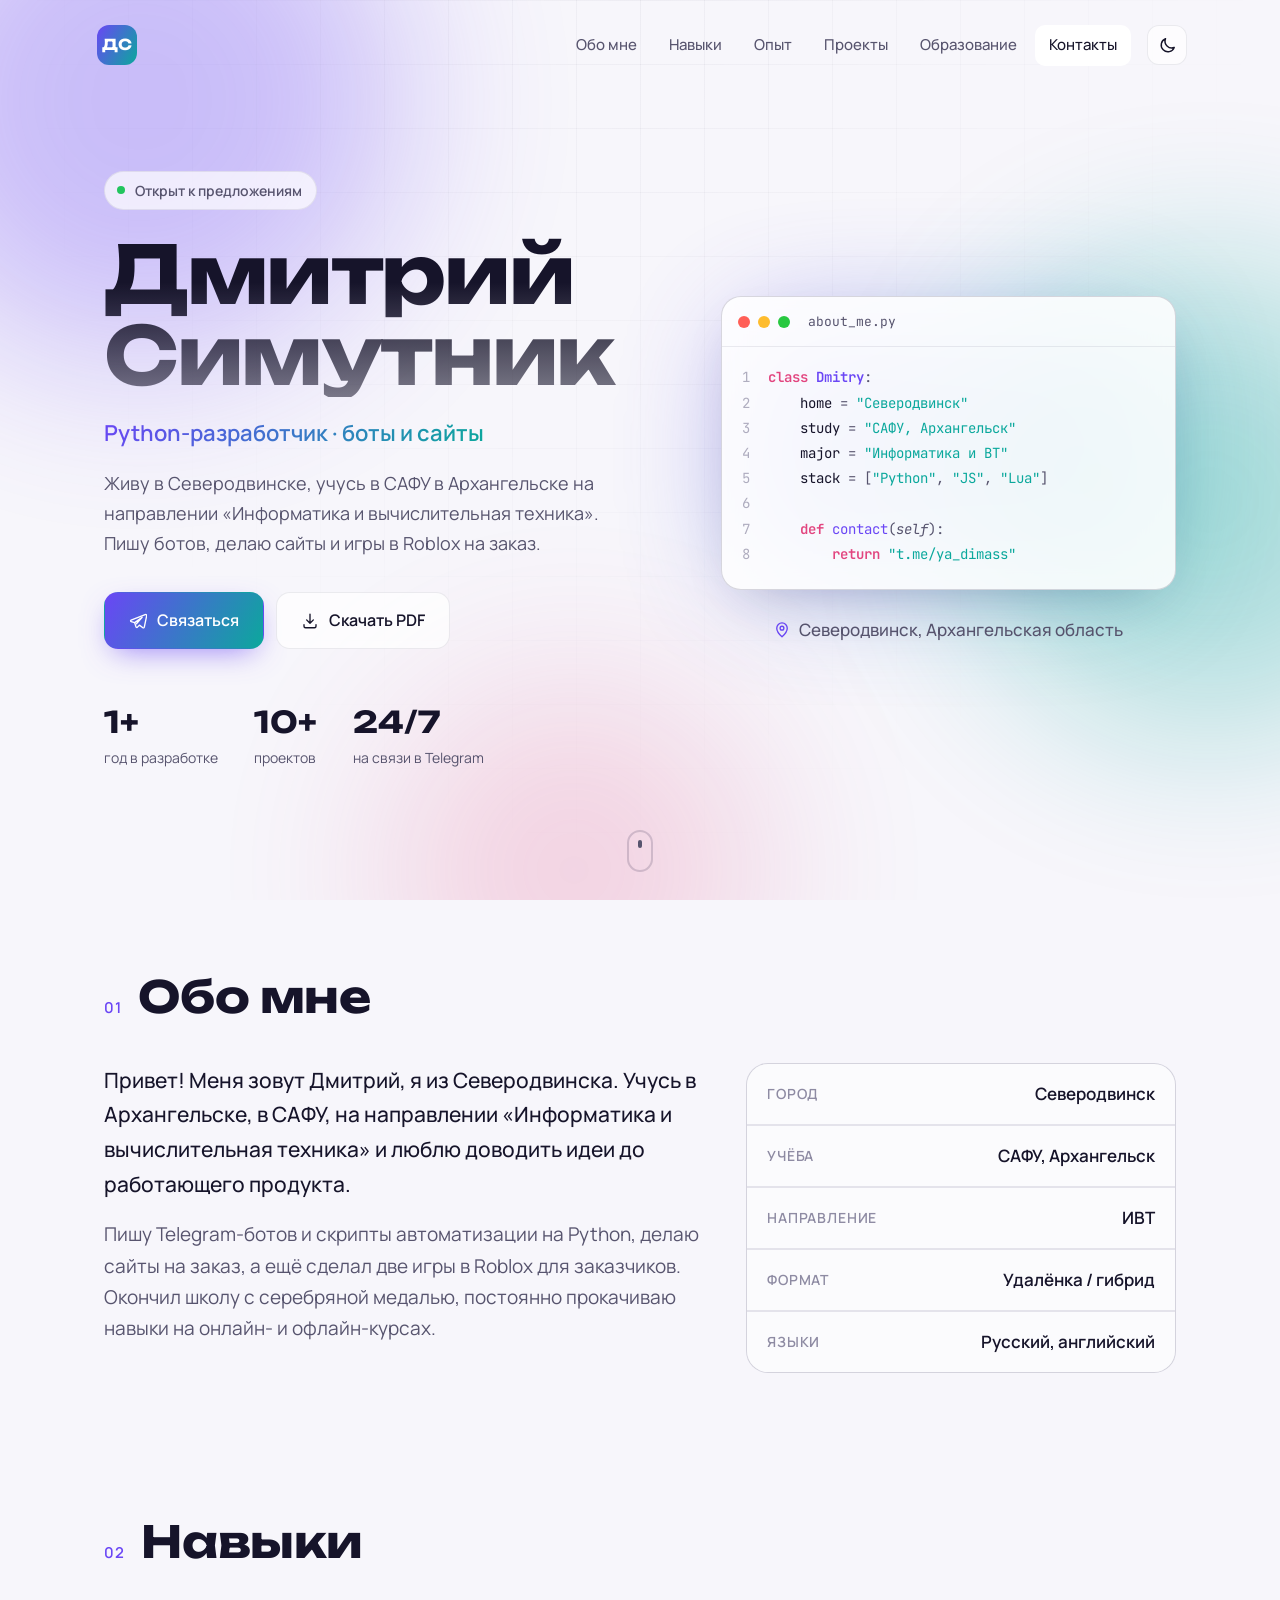
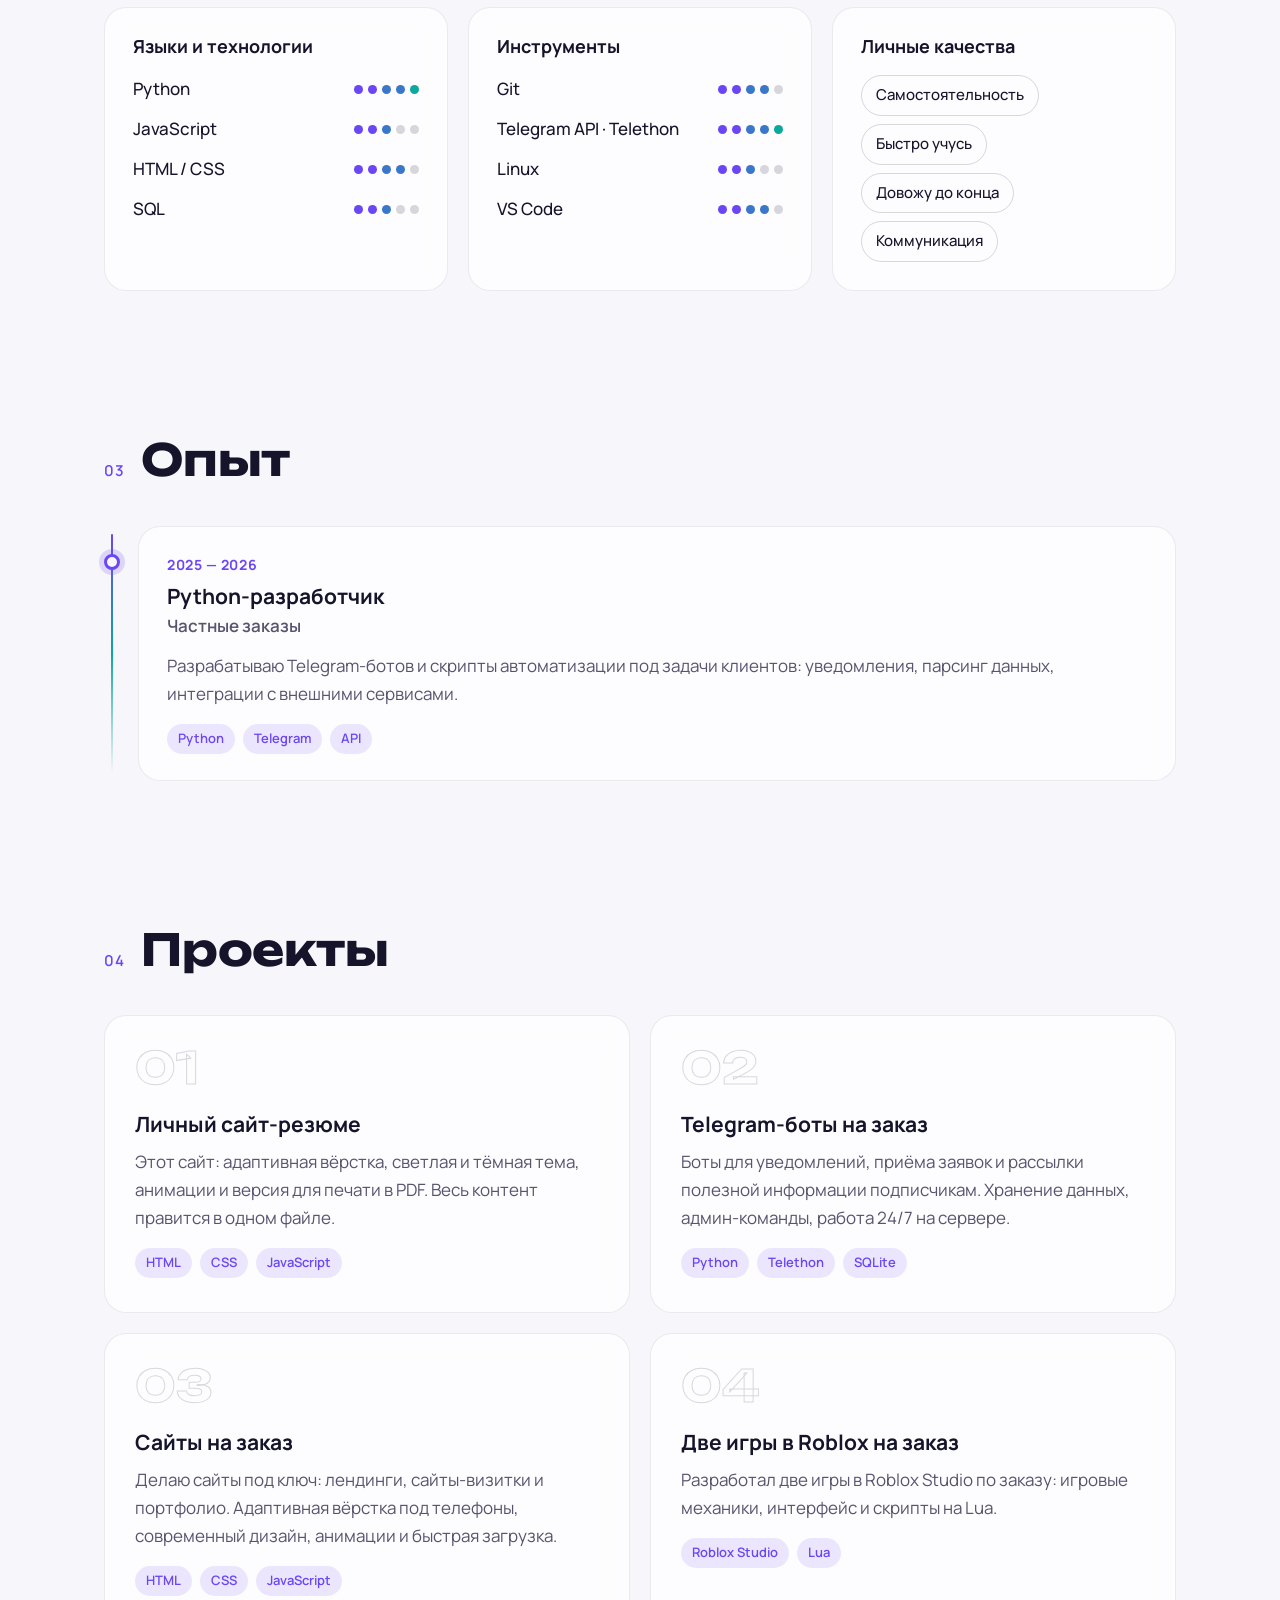
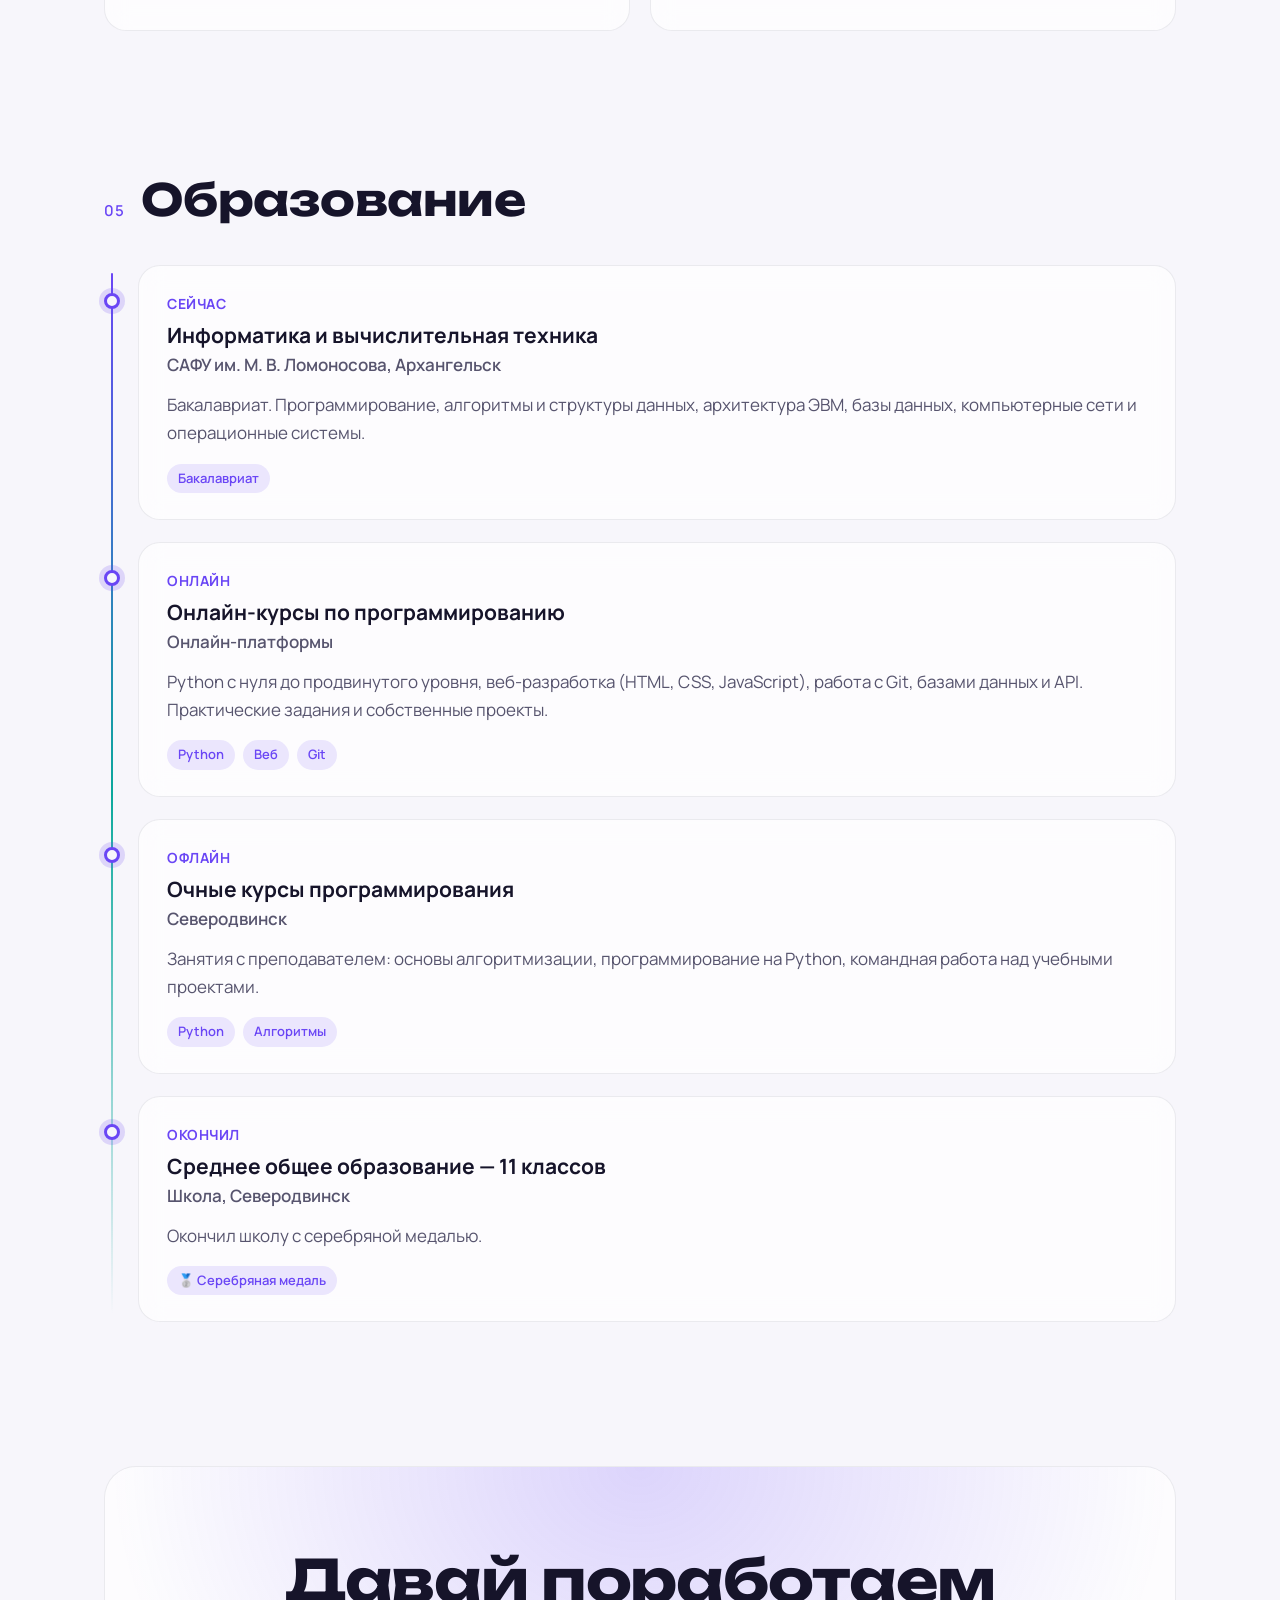
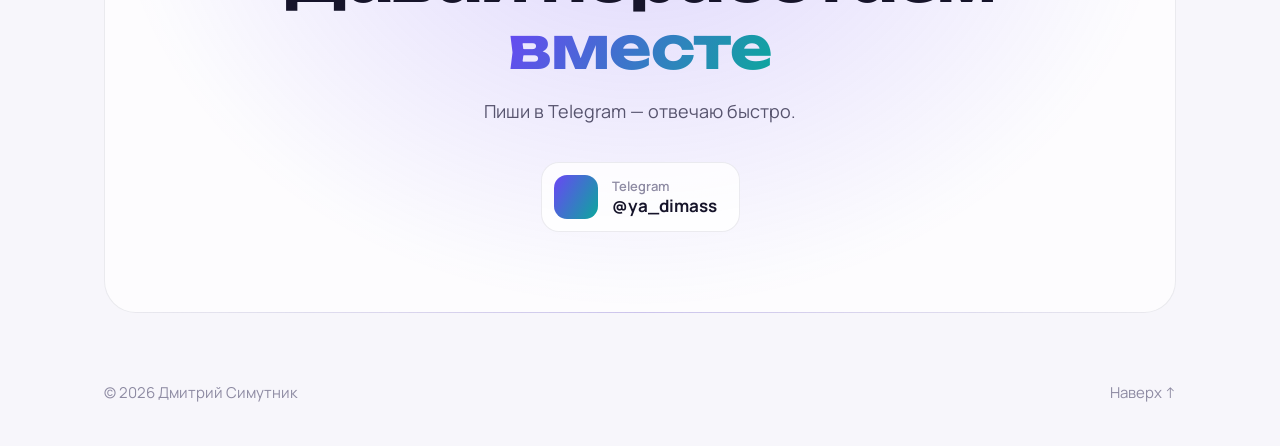
<file: index.html>
<!doctype html>
<html lang="ru">
<head>
  <meta charset="utf-8">
  <meta name="viewport" content="width=device-width, initial-scale=1">
  <title>Резюме</title>
  <meta name="description" content="Личный сайт-резюме">
  <meta name="theme-color" content="#0b0b12">
  <link rel="icon" href="data:image/svg+xml,<svg xmlns='http://www.w3.org/2000/svg' viewBox='0 0 64 64'><defs><linearGradient id='g' x1='0' y1='0' x2='1' y2='1'><stop offset='0' stop-color='%237c5cff'/><stop offset='1' stop-color='%2300d4c8'/></linearGradient></defs><rect width='64' height='64' rx='18' fill='url(%23g)'/></svg>">
  <link rel="preconnect" href="https://fonts.googleapis.com">
  <link rel="preconnect" href="https://fonts.gstatic.com" crossorigin>
  <link href="https://fonts.googleapis.com/css2?family=JetBrains+Mono:wght@400;600&family=Manrope:wght@400;500;600;700&family=Unbounded:wght@500;700&display=swap" rel="stylesheet">
  <link rel="stylesheet" href="styles.css">
  <script>
    // Тема применяется до отрисовки, чтобы не было мигания
    try {
      var t = localStorage.getItem("theme");
      if (t) document.documentElement.setAttribute("data-theme", t);
    } catch (e) {}
  </script>
</head>
<body>
  <div class="bg" aria-hidden="true">
    <span class="blob blob-1"></span>
    <span class="blob blob-2"></span>
    <span class="blob blob-3"></span>
    <span class="grid"></span>
  </div>
  <div class="cursor-glow" aria-hidden="true"></div>
  <div class="progress" aria-hidden="true"></div>

  <header class="nav">
    <div class="nav-inner">
      <a href="#top" class="logo" id="logo"></a>
      <nav class="nav-links" id="navLinks">
        <a href="#about">Обо мне</a>
        <a href="#skills">Навыки</a>
        <a href="#experience">Опыт</a>
        <a href="#projects">Проекты</a>
        <a href="#education">Образование</a>
        <a href="#contacts">Контакты</a>
      </nav>
      <div class="nav-actions">
        <button class="icon-btn" id="themeBtn" type="button" aria-label="Сменить тему">
          <svg class="i-sun" viewBox="0 0 24 24"><circle cx="12" cy="12" r="4.5"/><path d="M12 2v2.5M12 19.5V22M4.2 4.2l1.8 1.8M18 18l1.8 1.8M2 12h2.5M19.5 12H22M4.2 19.8 6 18M18 6l1.8-1.8"/></svg>
          <svg class="i-moon" viewBox="0 0 24 24"><path d="M20.5 14.5A8.5 8.5 0 0 1 9.5 3.5a8.5 8.5 0 1 0 11 11Z"/></svg>
        </button>
        <button class="icon-btn burger" id="burger" type="button" aria-label="Меню" aria-expanded="false">
          <span></span><span></span>
        </button>
      </div>
    </div>
  </header>

  <main id="top">
    <!-- Первый экран -->
    <section class="hero">
      <div class="hero-text">
        <p class="status reveal" id="status"><span class="dot"></span><span></span></p>
        <h1 class="hero-name reveal" id="heroName"></h1>
        <p class="hero-role reveal" id="heroRole"></p>
        <p class="hero-tagline reveal" id="heroTagline"></p>
        <div class="hero-cta reveal">
          <a href="#contacts" class="btn btn-primary" id="contactBtn">
            <svg viewBox="0 0 24 24"><path d="M21.5 3.5 2.8 10.7c-1 .4-1 1.8.1 2.1l4.6 1.4 1.8 5.6c.3.9 1.4 1.1 2 .4l2.6-2.7 4.6 3.4c.7.5 1.7.1 1.9-.7l3.2-15.2c.2-1-.8-1.9-1.8-1.5Z"/><path d="m7.5 14.2 10-7.2-7.6 8.6"/></svg>
            Связаться
          </a>
          <button class="btn btn-ghost" id="printBtn" type="button">
            <svg viewBox="0 0 24 24"><path d="M12 3v12m0 0 4.5-4.5M12 15l-4.5-4.5M4 17v2a2 2 0 0 0 2 2h12a2 2 0 0 0 2-2v-2"/></svg>
            Скачать PDF
          </button>
        </div>
        <ul class="stats reveal" id="stats"></ul>
      </div>
      <div class="hero-visual reveal">
        <div class="code-card" id="codeCard">
          <div class="code-head">
            <span class="tl tl-r"></span><span class="tl tl-y"></span><span class="tl tl-g"></span>
            <span class="code-file" id="codeFile"></span>
          </div>
          <pre class="code-body" id="codeBody" aria-hidden="true"></pre>
        </div>
        <p class="hero-location" id="heroLocation">
          <svg viewBox="0 0 24 24"><path d="M12 21s-7-6.2-7-11.5a7 7 0 1 1 14 0C19 14.8 12 21 12 21Z"/><circle cx="12" cy="9.5" r="2.5"/></svg>
          <span></span>
        </p>
      </div>
      <a href="#about" class="scroll-hint" aria-label="Листать вниз"><span></span></a>
    </section>

    <section id="about" class="section">
      <h2 class="section-title reveal"><span class="num">01</span>Обо мне</h2>
      <div class="about">
        <div class="about-text reveal" id="aboutText"></div>
        <dl class="facts reveal" id="facts"></dl>
      </div>
    </section>

    <section id="skills" class="section">
      <h2 class="section-title reveal"><span class="num">02</span>Навыки</h2>
      <div class="skills" id="skills-list"></div>
    </section>

    <section id="experience" class="section">
      <h2 class="section-title reveal"><span class="num">03</span>Опыт</h2>
      <ol class="timeline" id="experience-list"></ol>
    </section>

    <section id="projects" class="section">
      <h2 class="section-title reveal"><span class="num">04</span>Проекты</h2>
      <div class="projects" id="projects-list"></div>
    </section>

    <section id="education" class="section">
      <h2 class="section-title reveal"><span class="num">05</span>Образование</h2>
      <ol class="timeline" id="education-list"></ol>
    </section>

    <section id="contacts" class="section contacts-section">
      <div class="contact-card reveal">
        <h2 class="contact-title">Давай поработаем<br><span class="grad">вместе</span></h2>
        <p class="contact-sub">Пиши в Telegram — отвечаю быстро.</p>
        <div class="contacts" id="contacts-list"></div>
      </div>
    </section>
  </main>

  <footer class="footer">
    <p>© <span id="year"></span> <span id="footerName"></span></p>
    <a href="#top" class="to-top">Наверх ↑</a>
  </footer>

  <script src="data.js"></script>
  <script src="main.js"></script>
</body>
</html>
</file>
<file: styles.css>
/* ================= Цвета и темы ================= */
:root {
  --bg: #0b0b12;
  --bg-2: #12121c;
  --surface: rgba(255, 255, 255, 0.04);
  --surface-hover: rgba(255, 255, 255, 0.07);
  --border: rgba(255, 255, 255, 0.09);
  --border-strong: rgba(255, 255, 255, 0.18);
  --text: #f2f1f7;
  --muted: #a3a1b5;
  --faint: #6f6d82;
  --accent: #8b6cff;
  --accent-2: #19d3c5;
  --accent-3: #ff6ba8;
  --on-accent: #ffffff;
  --grad: linear-gradient(120deg, var(--accent) 0%, var(--accent-2) 100%);
  --shadow: 0 20px 60px -20px rgba(0, 0, 0, 0.6);
  --blob-opacity: 0.55;
  --grid-color: rgba(255, 255, 255, 0.035);
  color-scheme: dark;
}

@media (prefers-color-scheme: light) {
  :root:not([data-theme="dark"]) {
    --bg: #f7f6fb;
    --bg-2: #ffffff;
    --surface: rgba(255, 255, 255, 0.7);
    --surface-hover: rgba(255, 255, 255, 0.95);
    --border: rgba(20, 16, 50, 0.08);
    --border-strong: rgba(20, 16, 50, 0.16);
    --text: #16142a;
    --muted: #57546e;
    --faint: #8e8ba3;
    --accent: #6a46f5;
    --accent-2: #0ba89c;
    --accent-3: #e2457f;
    --shadow: 0 20px 50px -24px rgba(40, 30, 90, 0.25);
    --blob-opacity: 0.32;
    --grid-color: rgba(20, 16, 50, 0.04);
    color-scheme: light;
  }
}

:root[data-theme="light"] {
  --bg: #f7f6fb;
  --bg-2: #ffffff;
  --surface: rgba(255, 255, 255, 0.7);
  --surface-hover: rgba(255, 255, 255, 0.95);
  --border: rgba(20, 16, 50, 0.08);
  --border-strong: rgba(20, 16, 50, 0.16);
  --text: #16142a;
  --muted: #57546e;
  --faint: #8e8ba3;
  --accent: #6a46f5;
  --accent-2: #0ba89c;
  --accent-3: #e2457f;
  --shadow: 0 20px 50px -24px rgba(40, 30, 90, 0.25);
  --blob-opacity: 0.32;
  --grid-color: rgba(20, 16, 50, 0.04);
  color-scheme: light;
}

/* ================= База ================= */
*, *::before, *::after { box-sizing: border-box; }
html { overflow-x: clip; scroll-behavior: smooth; scroll-padding-top: 84px; -webkit-text-size-adjust: 100%; }
body {
  margin: 0;
  background: var(--bg);
  color: var(--text);
  font-family: "Manrope", system-ui, -apple-system, "Segoe UI", sans-serif;
  font-size: 17px;
  line-height: 1.65;
  overflow-x: hidden;
  -webkit-font-smoothing: antialiased;
  transition: background-color 0.4s, color 0.4s;
}
h1, h2, h3 { margin: 0; line-height: 1.15; font-weight: 700; }
p { margin: 0; }
a { color: inherit; text-decoration: none; }
ul, ol { list-style: none; margin: 0; padding: 0; }
svg { width: 1em; height: 1em; fill: none; stroke: currentColor; stroke-width: 1.8; stroke-linecap: round; stroke-linejoin: round; flex-shrink: 0; }
::selection { background: var(--accent); color: var(--on-accent); }
[hidden] { display: none !important; }
:focus-visible { outline: 2px solid var(--accent); outline-offset: 3px; border-radius: 8px; }

.grad { background: var(--grad); -webkit-background-clip: text; background-clip: text; color: transparent; }

/* ================= Фон ================= */
.bg { position: fixed; inset: 0; z-index: -1; overflow: hidden; pointer-events: none; }
.blob { position: absolute; border-radius: 50%; filter: blur(90px); opacity: var(--blob-opacity); }
.blob-1 { width: 520px; height: 520px; background: var(--accent); top: -160px; left: -120px; animation: float 22s ease-in-out infinite; }
.blob-2 { width: 460px; height: 460px; background: var(--accent-2); top: 30%; right: -160px; animation: float 26s ease-in-out infinite reverse; }
.blob-3 { width: 380px; height: 380px; background: var(--accent-3); bottom: -160px; left: 30%; opacity: calc(var(--blob-opacity) * 0.6); animation: float 30s ease-in-out infinite; }
.grid {
  position: absolute; inset: 0;
  background-image: linear-gradient(var(--grid-color) 1px, transparent 1px), linear-gradient(90deg, var(--grid-color) 1px, transparent 1px);
  background-size: 64px 64px;
  mask-image: radial-gradient(ellipse at 50% 0%, #000 0%, transparent 70%);
  -webkit-mask-image: radial-gradient(ellipse at 50% 0%, #000 0%, transparent 70%);
}
@keyframes float {
  0%, 100% { transform: translate(0, 0) scale(1); }
  33% { transform: translate(60px, 40px) scale(1.08); }
  66% { transform: translate(-40px, 70px) scale(0.95); }
}

.cursor-glow {
  position: fixed; top: -200px; left: -200px; width: 400px; height: 400px; border-radius: 50%;
  background: radial-gradient(circle, color-mix(in srgb, var(--accent) 18%, transparent), transparent 70%);
  pointer-events: none; z-index: -1; opacity: 0; transition: opacity 0.4s;
}

.progress {
  position: fixed; top: 0; left: 0; right: 0; height: 3px; z-index: 60;
  background: var(--grad); transform-origin: 0 50%; transform: scaleX(0);
}

/* ================= Шапка ================= */
.nav { position: fixed; top: 0; left: 0; right: 0; z-index: 50; padding: 14px 16px; transition: padding 0.3s; }
.nav-inner {
  max-width: 1120px; margin: 0 auto; display: flex; align-items: center; gap: 16px;
  padding: 10px 12px 10px 16px; border-radius: 18px; border: 1px solid transparent;
  transition: background 0.3s, border-color 0.3s, box-shadow 0.3s;
}
.nav.scrolled .nav-inner, .nav.open .nav-inner {
  background: color-mix(in srgb, var(--bg-2) 72%, transparent);
  backdrop-filter: blur(18px) saturate(1.4); -webkit-backdrop-filter: blur(18px) saturate(1.4);
  border-color: var(--border); box-shadow: var(--shadow);
}
.logo {
  font-family: "Unbounded", sans-serif; font-weight: 700; font-size: 15px; letter-spacing: 0.02em;
  width: 40px; height: 40px; display: grid; place-items: center; border-radius: 12px;
  background: var(--grad); color: var(--on-accent);
}
.nav-links { display: flex; gap: 4px; margin-left: auto; }
.nav-links a {
  padding: 8px 14px; border-radius: 10px; font-size: 15px; font-weight: 500; color: var(--muted);
  transition: color 0.2s, background 0.2s;
}
.nav-links a:hover { color: var(--text); background: var(--surface); }
.nav-links a.active { color: var(--text); background: var(--surface-hover); }
.nav-actions { display: flex; gap: 8px; }
.icon-btn {
  width: 40px; height: 40px; display: grid; place-items: center; border-radius: 12px; cursor: pointer;
  background: var(--surface); border: 1px solid var(--border); color: var(--text); font-size: 19px;
  transition: background 0.2s, transform 0.2s;
}
.icon-btn:hover { background: var(--surface-hover); }
.icon-btn:active { transform: scale(0.94); }
.i-moon { display: none; }
:root[data-theme="light"] .i-sun { display: none; }
:root[data-theme="light"] .i-moon { display: block; }
@media (prefers-color-scheme: light) {
  :root:not([data-theme]) .i-sun { display: none; }
  :root:not([data-theme]) .i-moon { display: block; }
}
.burger { display: none; position: relative; }
.burger span { position: absolute; left: 11px; right: 11px; height: 2px; border-radius: 2px; background: currentColor; transition: transform 0.3s; }
.burger span:first-child { transform: translateY(-4px); }
.burger span:last-child { transform: translateY(4px); }
.nav.open .burger span:first-child { transform: rotate(45deg); }
.nav.open .burger span:last-child { transform: rotate(-45deg); }

/* ================= Общие блоки ================= */
main { max-width: 1120px; margin: 0 auto; padding: 0 24px; }
.section { padding: 72px 0; }
.section-title {
  font-family: "Unbounded", sans-serif; font-size: clamp(28px, 4.5vw, 44px); font-weight: 700;
  letter-spacing: -0.01em; margin-bottom: 40px; display: flex; align-items: baseline; gap: 16px;
}
.num { font-family: "Manrope", sans-serif; font-size: 15px; font-weight: 600; color: var(--accent); letter-spacing: 0.08em; }

.card {
  position: relative; background: var(--surface); border: 1px solid var(--border); border-radius: 22px;
  backdrop-filter: blur(12px); -webkit-backdrop-filter: blur(12px); overflow: hidden;
  transition: border-color 0.3s, transform 0.3s, background 0.3s;
}
.card::before {
  content: ""; position: absolute; inset: 0; pointer-events: none; opacity: 0; transition: opacity 0.3s;
  background: radial-gradient(360px circle at var(--mx, 50%) var(--my, 50%), color-mix(in srgb, var(--accent) 14%, transparent), transparent 70%);
}
.card:hover { border-color: var(--border-strong); }
.card:hover::before { opacity: 1; }

.tags { display: flex; flex-wrap: wrap; gap: 8px; margin-top: 16px; }
.tags li {
  font-size: 13px; font-weight: 600; padding: 4px 11px; border-radius: 999px;
  color: var(--accent); background: color-mix(in srgb, var(--accent) 12%, transparent);
}

.btn {
  display: inline-flex; align-items: center; gap: 10px; padding: 14px 24px; border-radius: 14px;
  font: inherit; font-weight: 600; font-size: 16px; cursor: pointer; border: 1px solid transparent;
  transition: transform 0.2s, box-shadow 0.3s, background 0.2s;
}
.btn svg { font-size: 18px; }
.btn-primary { background: var(--grad); color: var(--on-accent); box-shadow: 0 10px 30px -10px color-mix(in srgb, var(--accent) 70%, transparent); }
.btn-primary:hover { transform: translateY(-2px); box-shadow: 0 16px 36px -10px color-mix(in srgb, var(--accent) 80%, transparent); }
.btn-ghost { background: var(--surface); border-color: var(--border); color: var(--text); }
.btn-ghost:hover { background: var(--surface-hover); transform: translateY(-2px); }

/* Появление при прокрутке */
.reveal { opacity: 0; transform: translateY(26px); transition: opacity 0.8s cubic-bezier(0.2, 0.7, 0.2, 1), transform 0.8s cubic-bezier(0.2, 0.7, 0.2, 1); transition-delay: var(--d, 0ms); }
.reveal.in { opacity: 1; transform: none; }
.hero .reveal:nth-child(2) { --d: 80ms; }
.hero .reveal:nth-child(3) { --d: 160ms; }
.hero .reveal:nth-child(4) { --d: 240ms; }
.hero .reveal:nth-child(5) { --d: 320ms; }
.hero .reveal:nth-child(6) { --d: 400ms; }

/* ================= Первый экран ================= */
.hero {
  position: relative; min-height: 100vh; min-height: 100svh; display: grid; grid-template-columns: 1.25fr 1fr;
  align-items: center; gap: 48px; padding: 120px 0 80px;
}
.status {
  display: inline-flex; align-items: center; gap: 10px; padding: 7px 14px 7px 12px; border-radius: 999px;
  font-size: 14px; font-weight: 600; color: var(--muted); background: var(--surface); border: 1px solid var(--border);
  margin-bottom: 24px;
}
.dot { width: 8px; height: 8px; border-radius: 50%; background: #22c55e; box-shadow: 0 0 0 0 rgba(34, 197, 94, 0.6); animation: pulse 2s infinite; }
@keyframes pulse { 70% { box-shadow: 0 0 0 9px rgba(34, 197, 94, 0); } 100% { box-shadow: 0 0 0 0 rgba(34, 197, 94, 0); } }
.hero-name {
  font-family: "Unbounded", sans-serif; font-size: clamp(40px, 7vw, 80px); font-weight: 700; letter-spacing: -0.03em;
  line-height: 1.02; background: linear-gradient(180deg, var(--text) 30%, color-mix(in srgb, var(--text) 55%, transparent));
  -webkit-background-clip: text; background-clip: text; color: transparent;
}
.hero-role { margin-top: 18px; font-size: clamp(18px, 2.2vw, 22px); font-weight: 600; }
.hero-role { background: var(--grad); -webkit-background-clip: text; background-clip: text; color: transparent; width: fit-content; }
.hero-tagline { margin-top: 18px; max-width: 540px; color: var(--muted); font-size: 18px; }
.hero-cta { display: flex; flex-wrap: wrap; gap: 12px; margin-top: 34px; }
.stats { display: flex; flex-wrap: wrap; gap: 36px; margin-top: 48px; }
.stats li { display: flex; flex-direction: column; }
.stats strong { font-family: "Unbounded", sans-serif; font-size: 30px; font-weight: 700; }
.stats span { font-size: 14px; color: var(--muted); }

.hero-visual { position: relative; display: flex; flex-direction: column; align-items: center; gap: 26px; }
.hero-visual::before {
  content: ""; position: absolute; inset: 8% 4% 18%; border-radius: 40px; z-index: -1;
  background: var(--grad); filter: blur(60px); opacity: 0.45;
}
.code-card {
  width: min(470px, 100%); border-radius: 20px; overflow: hidden; text-align: left;
  background: color-mix(in srgb, var(--bg-2) 88%, transparent); border: 1px solid var(--border-strong);
  box-shadow: var(--shadow); backdrop-filter: blur(16px); -webkit-backdrop-filter: blur(16px);
  transition: transform 0.25s ease-out;
}
.code-head { display: flex; align-items: center; gap: 8px; padding: 14px 16px; border-bottom: 1px solid var(--border); }
.tl { width: 12px; height: 12px; border-radius: 50%; }
.tl-r { background: #ff5f57; } .tl-y { background: #febc2e; } .tl-g { background: #28c840; }
.code-file { margin-left: 10px; font-family: "JetBrains Mono", ui-monospace, monospace; font-size: 13px; color: var(--muted); }
.code-body {
  margin: 0; padding: 18px 20px 22px 0; overflow-x: auto;
  font-family: "JetBrains Mono", ui-monospace, monospace; font-size: 14px; line-height: 1.8; color: var(--text);
}
.line { display: flex; white-space: pre; min-height: 1.8em; }
.ln { width: 46px; flex-shrink: 0; padding-right: 18px; text-align: right; color: var(--faint); opacity: 0.7; user-select: none; }
.t-kw { color: var(--accent-3); font-weight: 600; }
.t-cls { color: var(--accent); font-weight: 600; }
.t-fn { color: var(--accent); }
.t-str { color: var(--accent-2); }
.t-p { color: var(--muted); }
.t-self { color: var(--muted); font-style: italic; }
.code-card.typing .lc[style] { clip-path: inset(0 100% 0 0); animation: type var(--dur) steps(var(--n)) var(--delay) forwards; }
@keyframes type { to { clip-path: inset(0 0 0 0); } }
.caret {
  display: inline-block; width: 9px; height: 1.2em; margin-left: 3px; vertical-align: -0.25em; border-radius: 2px;
  background: var(--accent-2); opacity: 0; animation: blink 1s steps(1) var(--delay) infinite;
}
@keyframes blink { 0% { opacity: 1; } 50% { opacity: 0; } }
.hero-location { display: inline-flex; align-items: center; gap: 8px; color: var(--muted); font-weight: 500; }
.hero-location svg { font-size: 18px; color: var(--accent); }

.scroll-hint { position: absolute; bottom: 28px; left: 50%; transform: translateX(-50%); width: 26px; height: 42px; border: 2px solid var(--border-strong); border-radius: 14px; }
.scroll-hint span { position: absolute; top: 8px; left: 50%; width: 4px; height: 8px; margin-left: -2px; border-radius: 2px; background: var(--muted); animation: wheel 1.8s infinite; }
@keyframes wheel { 0% { opacity: 1; transform: translateY(0); } 100% { opacity: 0; transform: translateY(14px); } }

/* ================= Обо мне ================= */
.about { display: grid; grid-template-columns: 1.4fr 1fr; gap: 40px; align-items: start; }
.about-text { display: grid; gap: 18px; font-size: 19px; color: var(--muted); }
.about-text p:first-child { color: var(--text); font-size: 21px; font-weight: 500; }
.facts { margin: 0; display: grid; gap: 2px; border-radius: 22px; overflow: hidden; border: 1px solid var(--border); background: var(--border); }
.fact { display: flex; justify-content: space-between; gap: 16px; padding: 16px 20px; background: color-mix(in srgb, var(--bg-2) 85%, transparent); }
.fact dt { color: var(--faint); font-size: 14px; font-weight: 600; text-transform: uppercase; letter-spacing: 0.06em; padding-top: 2px; }
.fact dd { margin: 0; text-align: right; font-weight: 600; }

/* ================= Навыки ================= */
.skills { display: grid; grid-template-columns: repeat(auto-fit, minmax(260px, 1fr)); gap: 20px; }
.skill-group { padding: 28px; }
.skill-group h3 { font-size: 18px; margin-bottom: 18px; }
.skill-items { display: grid; gap: 12px; }
.skill { display: flex; justify-content: space-between; align-items: center; gap: 12px; font-weight: 500; }
.dots { display: flex; gap: 5px; }
.dots i { width: 9px; height: 9px; border-radius: 50%; background: var(--border-strong); }
.dots i.on { background: var(--accent); }
.dots i.on:nth-child(n+3) { background: color-mix(in srgb, var(--accent) 50%, var(--accent-2)); }
.dots i.on:nth-child(n+5) { background: var(--accent-2); }
.skill-group:has(.chip) .skill-items { display: flex; flex-wrap: wrap; gap: 8px; }
.chip { padding: 7px 14px; border-radius: 999px; border: 1px solid var(--border-strong); font-size: 15px; }

/* ================= Таймлайн ================= */
.timeline { position: relative; display: grid; gap: 22px; padding-left: 34px; }
.timeline::before { content: ""; position: absolute; left: 7px; top: 8px; bottom: 8px; width: 2px; border-radius: 2px; background: linear-gradient(var(--accent), var(--accent-2), transparent); }
.tl-item { position: relative; }
.tl-dot { position: absolute; left: -34px; top: 28px; width: 16px; height: 16px; border-radius: 50%; background: var(--bg); border: 3px solid var(--accent); box-shadow: 0 0 0 5px color-mix(in srgb, var(--accent) 18%, transparent); }
.tl-card { padding: 26px 28px; }
.tl-card:hover { transform: translateX(4px); }
.tl-period { font-size: 14px; font-weight: 700; color: var(--accent); letter-spacing: 0.04em; text-transform: uppercase; margin-bottom: 8px; }
.tl-card h3 { font-size: 21px; }
.tl-place { color: var(--muted); font-weight: 600; margin-top: 4px; }
.tl-desc { color: var(--muted); margin-top: 12px; }

/* ================= Проекты ================= */
.projects { display: grid; grid-template-columns: repeat(auto-fit, minmax(min(100%, 380px), 1fr)); gap: 20px; }
.project { padding: 30px; display: flex; flex-direction: column; }
.project:hover { transform: translateY(-6px); }
.project-num { font-family: "Unbounded", sans-serif; font-size: 44px; font-weight: 700; line-height: 1; color: transparent; -webkit-text-stroke: 1px var(--border-strong); margin-bottom: 22px; }
.project h3 { font-size: 21px; margin-bottom: 12px; }
.project > p { color: var(--muted); }
.project .tags { margin-bottom: 4px; }
.project-link { margin-top: auto; padding-top: 20px; display: inline-flex; align-items: center; gap: 6px; font-weight: 700; color: var(--accent); width: fit-content; }
.project-link svg { transition: transform 0.25s; }
.project-link:hover svg { transform: translate(3px, -3px); }

/* ================= Контакты ================= */
.contacts-section { padding-bottom: 40px; }
.contact-card {
  position: relative; text-align: center; padding: clamp(40px, 7vw, 80px) 24px; border-radius: 32px; overflow: hidden;
  background: radial-gradient(ellipse at 50% 0%, color-mix(in srgb, var(--accent) 22%, transparent), transparent 70%), var(--surface);
  border: 1px solid var(--border);
}
.contact-title { font-family: "Unbounded", sans-serif; font-size: clamp(30px, 5.5vw, 58px); letter-spacing: -0.02em; }
.contact-sub { color: var(--muted); margin-top: 16px; font-size: 18px; }
.contacts { display: flex; flex-wrap: wrap; justify-content: center; gap: 14px; margin-top: 36px; }
.contact {
  display: flex; align-items: center; gap: 14px; padding: 12px 22px 12px 12px; border-radius: 18px; text-align: left;
  background: color-mix(in srgb, var(--bg-2) 80%, transparent); border: 1px solid var(--border);
  transition: transform 0.25s, border-color 0.25s, box-shadow 0.25s;
}
.contact:hover { transform: translateY(-4px); border-color: var(--accent); box-shadow: 0 14px 30px -14px color-mix(in srgb, var(--accent) 60%, transparent); }
.contact-icon { width: 44px; height: 44px; display: grid; place-items: center; border-radius: 13px; background: var(--grad); color: var(--on-accent); font-size: 21px; }
.contact-text { display: flex; flex-direction: column; line-height: 1.3; }
.contact-text small { font-size: 13px; color: var(--faint); font-weight: 600; }
.contact-text span { font-weight: 700; }

/* ================= Подвал ================= */
.footer { max-width: 1120px; margin: 0 auto; padding: 28px 24px 40px; display: flex; justify-content: space-between; gap: 16px; color: var(--faint); font-size: 15px; }
.to-top:hover { color: var(--text); }

/* ================= Адаптив ================= */
@media (max-width: 920px) {
  .burger { display: grid; }
  .nav-links {
    position: absolute; top: calc(100% - 4px); left: 16px; right: 16px; flex-direction: column; gap: 2px; padding: 10px;
    background: color-mix(in srgb, var(--bg-2) 92%, transparent); backdrop-filter: blur(18px); -webkit-backdrop-filter: blur(18px);
    border: 1px solid var(--border); border-radius: 18px; box-shadow: var(--shadow);
    opacity: 0; transform: translateY(-8px); pointer-events: none; transition: opacity 0.25s, transform 0.25s;
  }
  .nav.open .nav-links { opacity: 1; transform: none; pointer-events: auto; }
  .nav-links a { padding: 12px 14px; font-size: 16px; }
  .nav-actions { margin-left: auto; }
  .hero { grid-template-columns: 1fr; text-align: center; padding-top: 110px; gap: 40px; }
  .hero-visual { width: 100%; }
  .hero-text { display: flex; flex-direction: column; align-items: center; }
  .hero-role { margin-left: auto; margin-right: auto; }
  .hero-cta, .stats { justify-content: center; }
  .scroll-hint { display: none; }
  .about { grid-template-columns: 1fr; }
}
@media (max-width: 560px) {
  body { font-size: 16px; }
  main { padding: 0 16px; }
  .nav { padding: 10px 12px; }
  .section { padding: 56px 0; }
  .section-title { margin-bottom: 28px; }
  .stats { gap: 24px; }
  .code-body { font-size: 12.5px; padding-right: 14px; }
  .ln { width: 36px; padding-right: 14px; }
  .stats strong { font-size: 24px; }
  .hero-cta .btn { flex: 1 1 auto; justify-content: center; }
  .about-text { font-size: 17px; }
  .about-text p:first-child { font-size: 18px; }
  .projects { grid-template-columns: 1fr; }
  .project, .skill-group, .tl-card { padding: 22px; }
  .timeline { padding-left: 26px; }
  .tl-dot { left: -26px; }
  .timeline::before { left: 6px; }
  .contact { width: 100%; }
  .footer { padding: 24px 16px 32px; }
}

@media (prefers-reduced-motion: reduce) {
  .code-card.typing .lc[style] { clip-path: none; }
  .caret { opacity: 1; }
  *, *::before, *::after { animation: none !important; transition: none !important; }
  html { scroll-behavior: auto; }
}

/* ================= Печать / PDF ================= */
@media print {
  :root, :root[data-theme] {
    --bg: #fff; --bg-2: #fff; --surface: #fff; --text: #111; --muted: #444; --faint: #777;
    --border: #ddd; --border-strong: #ccc; --accent: #5b3ce0; --accent-2: #0a8f85;
  }
  @page { margin: 14mm; }
  body { font-size: 11pt; background: #fff; }
  .bg, .cursor-glow, .progress, .nav, .scroll-hint, .hero-cta, .hero-visual, .footer .to-top { display: none !important; }
  .reveal { opacity: 1 !important; transform: none !important; }
  main { padding: 0; max-width: none; }
  .hero { min-height: 0; padding: 0 0 12pt; grid-template-columns: 1fr; text-align: left; }
  .hero-text { align-items: flex-start; }
  .hero-role { margin-left: 0; }
  .hero-name { font-size: 28pt; color: #111; background: none; }
  .stats { margin-top: 14pt; justify-content: flex-start; }
  .stats strong { font-size: 16pt; }
  .section { padding: 12pt 0; break-inside: auto; }
  .section-title { font-size: 16pt; margin-bottom: 10pt; break-after: avoid; page-break-after: avoid; }
  .about-text, .about-text p:first-child { font-size: 11pt; }
  .about { grid-template-columns: 1.4fr 1fr; }
  .card, .tl-item, .project { break-inside: avoid; backdrop-filter: none; }
  .card:hover, .project:hover, .tl-card:hover { transform: none; }
  .projects, .skills { grid-template-columns: repeat(2, 1fr); gap: 10pt; }
  .project-num { display: none; }
  .contact-card { padding: 16pt; text-align: left; background: #fff; }
  .contact-title { font-size: 16pt; }
  .contacts { justify-content: flex-start; margin-top: 10pt; }
  .contact { box-shadow: none; }
  * { -webkit-print-color-adjust: exact; print-color-adjust: exact; }
}
</file>
